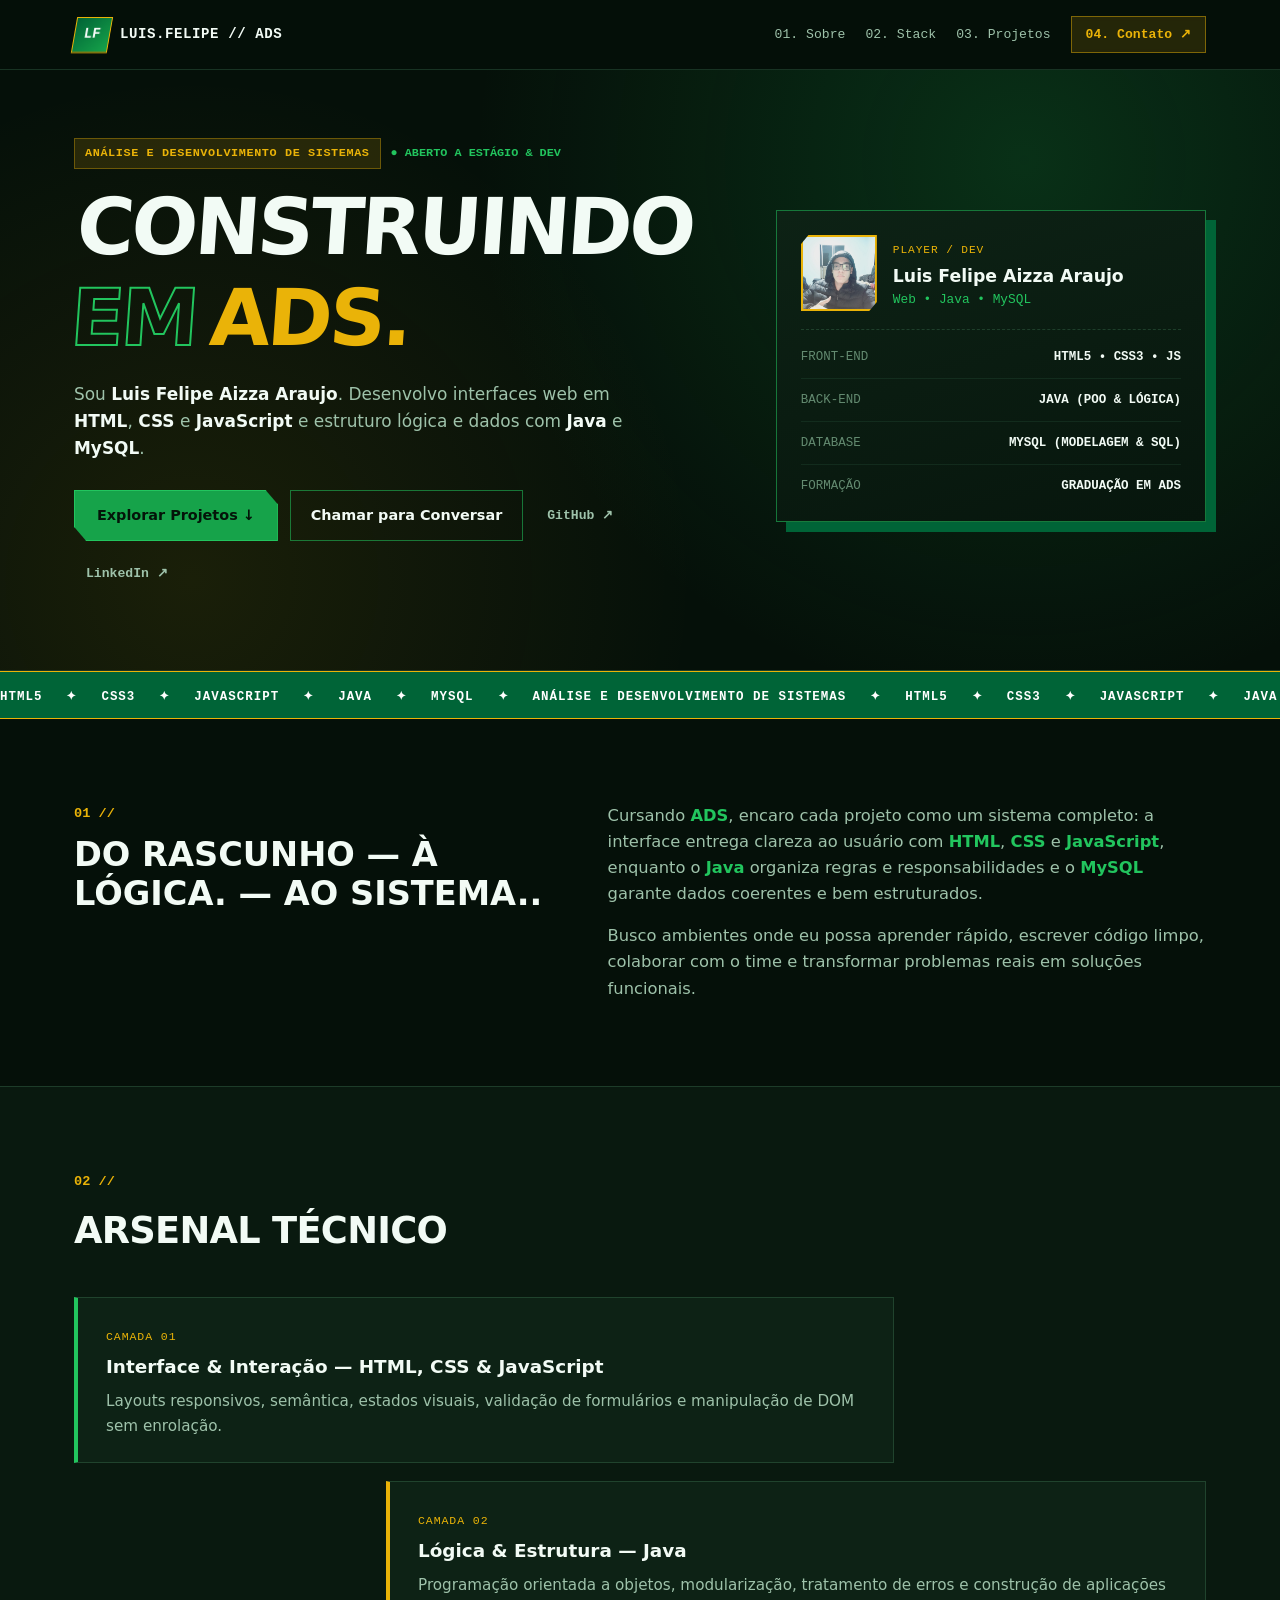
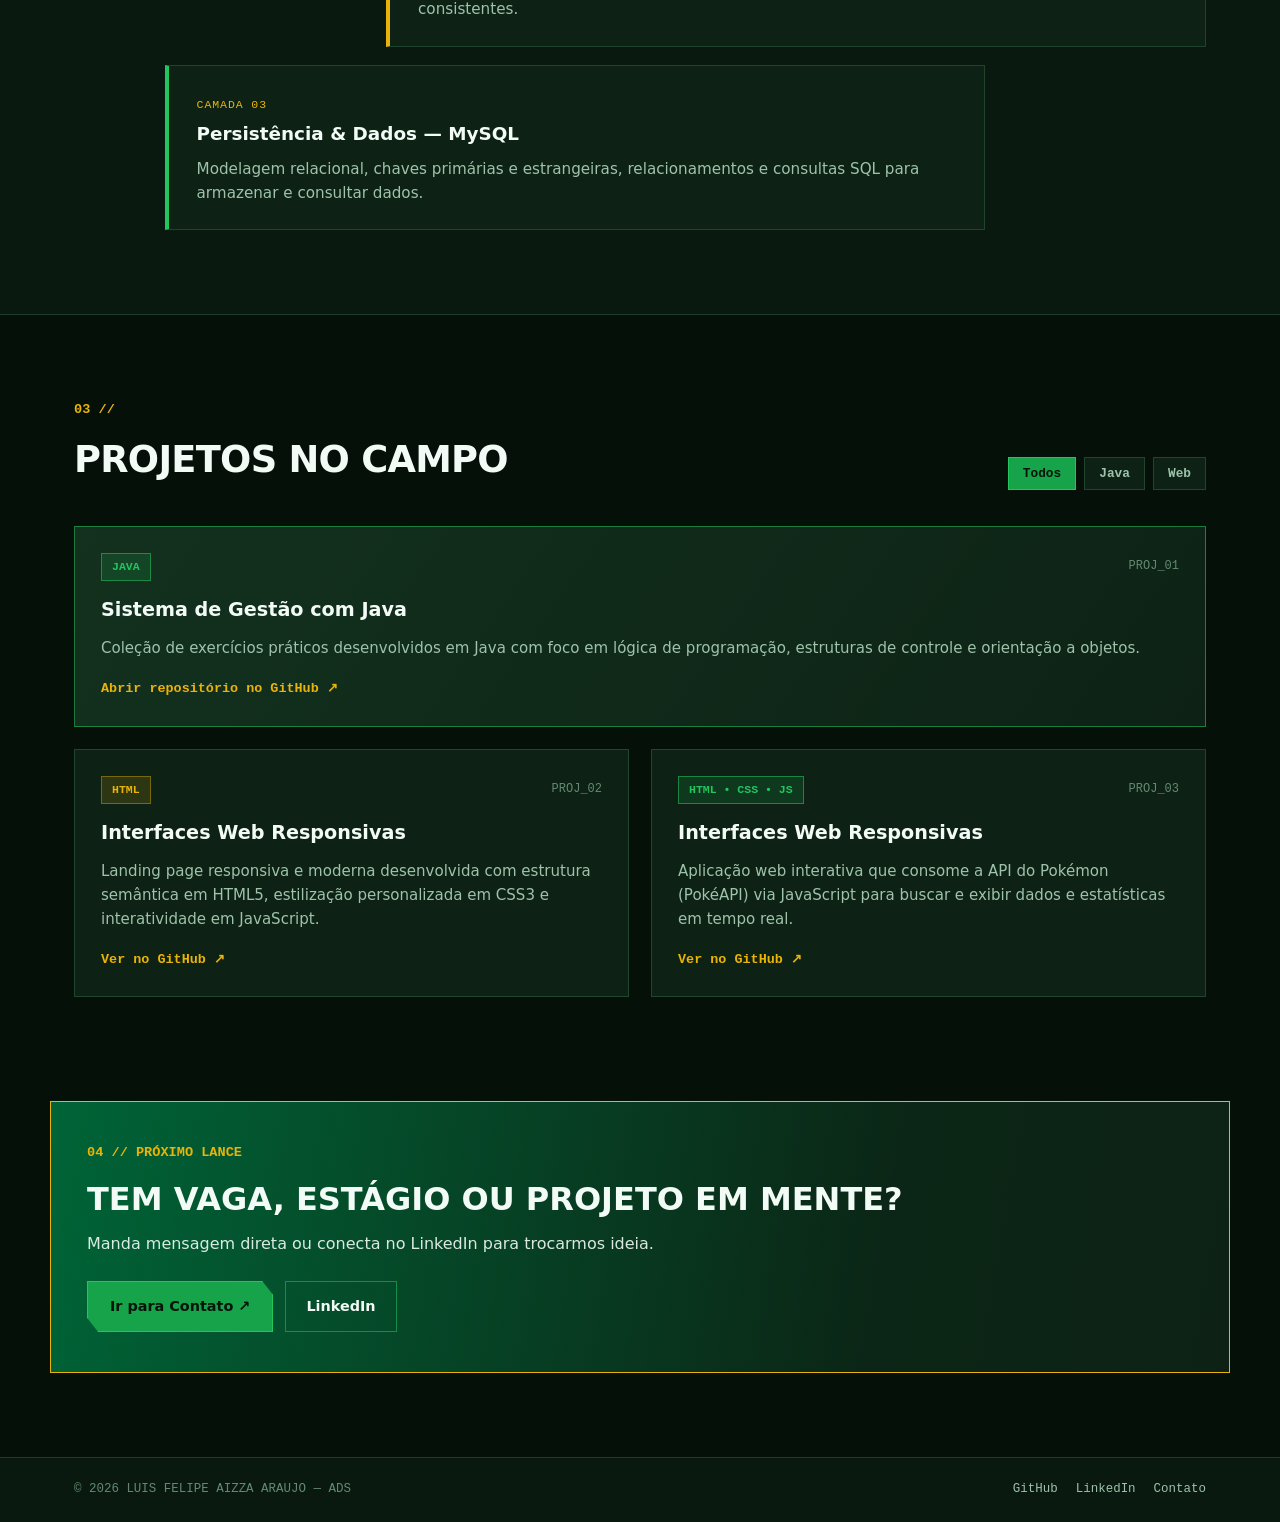
<file: index.html>
<!DOCTYPE html>
<html lang="pt-br">
<head>
  <meta charset="UTF-8">
  <meta name="viewport" content="width=device-width, initial-scale=1.0">
  <title>LUIS FELIPE — ADS • HTML, CSS, JS, JAVA &amp; MYSQL</title>
  <link rel="stylesheet" href="css/style.css">
  <meta name="description" content="Portfólio de Luis Felipe Aizza Araujo — estudante de ADS, desenvolvedor Web, Java e MySQL.">
</head>
<body>

  <div class="progresso-topo" id="progresso-topo" aria-hidden="true"></div>

  <header class="topo-incomum">
    <div class="container-largo topo-incomum__barra">
      <a href="#topo" class="marca">
        <span class="marca__selo">LF</span>
        <span class="marca__nome">LUIS.FELIPE // ADS</span>
      </a>

      <nav class="menu-flutuante" aria-label="Navegação">
        <a href="#sobre">01. Sobre</a>
        <a href="#stack">02. Stack</a>
        <a href="#projetos">03. Projetos</a>
        <a href="contato.html" class="menu-flutuante__destaque">04. Contato ↗</a>
      </nav>
    </div>
  </header>

  <main id="topo">
    <!-- HERO ASSIMÉTRICO -->
    <section class="hero-palestra">
      <div class="container-largo hero-palestra__grid">
        <div class="hero-palestra__principal">
          <div class="faixa-status">
            <span class="faixa-status__tag">ANÁLISE E DESENVOLVIMENTO DE SISTEMAS</span>
            <span class="faixa-status__live">● ABERTO A ESTÁGIO &amp; DEV</span>
          </div>

          <h1 class="titulo-impacto">
            <span>CONSTRUINDO</span>
            <span class="titulo-impacto__vazado">EM</span>
            <span class="titulo-impacto__ouro">ADS.</span>
          </h1>

          <p class="hero-palestra__resumo">
            Sou <strong>Luis Felipe Aizza Araujo</strong>. Desenvolvo interfaces web em <strong>HTML</strong>, <strong>CSS</strong> e <strong>JavaScript</strong> e estruturo lógica e dados com <strong>Java</strong> e <strong>MySQL</strong>.
          </p>

          <div class="hero-palestra__botoes">
            <a href="#projetos" class="btn-campo">Explorar Projetos ↓</a>
            <a href="contato.html" class="btn-contorno">Chamar para Conversar</a>
            <a href="https://github.com/Aizzaxx" target="_blank" rel="noopener noreferrer" class="btn-fantasma">GitHub ↗</a>
            <a href="https://www.linkedin.com/in/luisfelipe-aizza/" target="_blank" rel="noopener noreferrer" class="btn-fantasma">LinkedIn ↗</a>
          </div>
        </div>

        <aside class="ficha-tecnica" aria-label="Ficha do desenvolvedor">
          <div class="ficha-tecnica__topo">
            <img src="assets/foto-perfil.jpeg" alt="Foto de Luis Felipe Aizza Araujo" class="ficha-tecnica__foto">
            <div>
              <span class="ficha-tecnica__rotulo">PLAYER / DEV</span>
              <h2>Luis Felipe Aizza Araujo</h2>
              <p>Web • Java • MySQL</p>
            </div>
          </div>

          <ul class="ficha-tecnica__metricas">
            <li>
              <span class="metrica-chave">FRONT-END</span>
              <span class="metrica-valor">HTML5 • CSS3 • JS</span>
            </li>
            <li>
              <span class="metrica-chave">BACK-END</span>
              <span class="metrica-valor">JAVA (POO &amp; LÓGICA)</span>
            </li>
            <li>
              <span class="metrica-chave">DATABASE</span>
              <span class="metrica-valor">MYSQL (MODELAGEM &amp; SQL)</span>
            </li>
            <li>
              <span class="metrica-chave">FORMAÇÃO</span>
              <span class="metrica-valor">GRADUAÇÃO EM ADS</span>
            </li>
          </ul>
        </aside>
      </div>
    </section>

    <!-- FAIXA DE MARQUEE / PALAVRAS-CHAVE -->
    <div class="faixa-corrida" aria-hidden="true">
      <div class="faixa-corrida__trilho">
        <span>HTML5</span>
        <span>✦</span>
        <span>CSS3</span>
        <span>✦</span>
        <span>JAVASCRIPT</span>
        <span>✦</span>
        <span>JAVA</span>
        <span>✦</span>
        <span>MYSQL</span>
        <span>✦</span>
        <span>ANÁLISE E DESENVOLVIMENTO DE SISTEMAS</span>
        <span>✦</span>
        <span>HTML5</span>
        <span>✦</span>
        <span>CSS3</span>
        <span>✦</span>
        <span>JAVASCRIPT</span>
        <span>✦</span>
        <span>JAVA</span>
        <span>✦</span>
        <span>MYSQL</span>
        <span>✦</span>
      </div>
    </div>

    <!-- 01. SOBRE -->
    <section id="sobre" class="bloco">
      <div class="container-largo bloco-sobre">
        <div class="bloco-sobre__indice">
          <span class="numero-secao">01 //</span>
          <h2>DO RASCUNHO — À LÓGICA. — AO SISTEMA..</h2>
        </div>

        <div class="bloco-sobre__corpo">
          <p>
            Cursando <strong>ADS</strong>, encaro cada projeto como um sistema completo: a interface entrega clareza ao usuário com <strong>HTML</strong>, <strong>CSS</strong> e <strong>JavaScript</strong>, enquanto o <strong>Java</strong> organiza regras e responsabilidades e o <strong>MySQL</strong> garante dados coerentes e bem estruturados.
          </p>
          <p>
            Busco ambientes onde eu possa aprender rápido, escrever código limpo, colaborar com o time e transformar problemas reais em soluções funcionais.
          </p>
        </div>
      </div>
    </section>

    <!-- 02. STACK ESCALONADA -->
    <section id="stack" class="bloco bloco--escuro">
      <div class="container-largo">
        <div class="cabecalho-secao">
          <span class="numero-secao">02 //</span>
          <h2>ARSENAL TÉCNICO</h2>
        </div>

        <div class="pilha-assimetrica">
          <article class="cartao-escalonado cartao-escalonado--1">
            <span class="cartao-escalonado__num">CAMADA 01</span>
            <h3>Interface &amp; Interação — HTML, CSS &amp; JavaScript</h3>
            <p>Layouts responsivos, semântica, estados visuais, validação de formulários e manipulação de DOM sem enrolação.</p>
          </article>

          <article class="cartao-escalonado cartao-escalonado--2">
            <span class="cartao-escalonado__num">CAMADA 02</span>
            <h3>Lógica &amp; Estrutura — Java</h3>
            <p>Programação orientada a objetos, modularização, tratamento de erros e construção de aplicações consistentes.</p>
          </article>

          <article class="cartao-escalonado cartao-escalonado--3">
            <span class="cartao-escalonado__num">CAMADA 03</span>
            <h3>Persistência &amp; Dados — MySQL</h3>
            <p>Modelagem relacional, chaves primárias e estrangeiras, relacionamentos e consultas SQL para armazenar e consultar dados.</p>
          </article>
        </div>
      </div>
    </section>

    <!-- 03. PROJETOS EM MATRIZ ESCALONADA -->
    <section id="projetos" class="bloco">
      <div class="container-largo">
        <div class="cabecalho-secao cabecalho-secao--flex">
          <div>
            <span class="numero-secao">03 //</span>
            <h2>PROJETOS NO CAMPO</h2>
          </div>

          <div class="filtros" role="group" aria-label="Filtrar projetos">
            <button type="button" class="filtro-btn ativo" data-filtro="todos">Todos</button>
            <button type="button" class="filtro-btn" data-filtro="java">Java</button>
            <button type="button" class="filtro-btn" data-filtro="web">Web</button>
          </div>
        </div>

        <div class="grade-projetos">
          <article class="card-projeto card-projeto--destaque" data-tecnologias="java mysql">
            <div class="card-projeto__meta">
              <span class="pill-verde">JAVA</span>
              <span class="card-projeto__codigo">PROJ_01</span>
            </div>
            <h3>Sistema de Gestão com Java</h3>
            <p>Coleção de exercícios práticos desenvolvidos em Java com foco em lógica de programação, estruturas de controle e orientação a objetos.</p>
            <a href="https://github.com/Aizzaxx/Exercicios-Java-2026" target="_blank" rel="noopener noreferrer" class="link-acao">Abrir repositório no GitHub ↗</a>
          </article>

          <article class="card-projeto" data-tecnologias="html">
            <div class="card-projeto__meta">
              <span class="pill-ouro">HTML</span>
              <span class="card-projeto__codigo">PROJ_02</span>
            </div>
            <h3>Interfaces Web Responsivas</h3>
            <p>Landing page responsiva e moderna desenvolvida com estrutura semântica em HTML5, estilização personalizada em CSS3 e interatividade em JavaScript.</p>
            <a href="https://github.com/Aizzaxx/Programa-de-Extensao" target="_blank" rel="noopener noreferrer" class="link-acao">Ver no GitHub ↗</a>
          </article>

          <article class="card-projeto" data-tecnologias="web">
            <div class="card-projeto__meta">
              <span class="pill-verde">HTML • CSS • JS</span>
              <span class="card-projeto__codigo">PROJ_03</span>
            </div>
            <h3>Interfaces Web Responsivas</h3>
            <p>Aplicação web interativa que consome a API do Pokémon (PokéAPI) via JavaScript para buscar e exibir dados e estatísticas em tempo real.</p>
            <a href="https://github.com/Aizzaxx/API-pokemon" target="_blank" rel="noopener noreferrer" class="link-acao">Ver no GitHub ↗</a>
          </article>
        </div>
      </div>
    </section>

    <!-- 04. CTA FINAL -->
    <section class="bloco bloco--cta">
      <div class="container-largo chamada-final">
        <div>
          <span class="numero-secao">04 // PRÓXIMO LANCE</span>
          <h2>TEM VAGA, ESTÁGIO OU PROJETO EM MENTE?</h2>
          <p>Manda mensagem direta ou conecta no LinkedIn para trocarmos ideia.</p>
        </div>
        <div class="chamada-final__acoes">
          <a href="contato.html" class="btn-campo">Ir para Contato ↗</a>
          <a href="https://www.linkedin.com/in/luisfelipe-aizza/" target="_blank" rel="noopener noreferrer" class="btn-contorno">LinkedIn</a>
        </div>
      </div>
    </section>
  </main>

  <footer class="rodape-final">
    <div class="container-largo rodape-final__linha">
      <p>&copy; <span id="ano-atual">2026</span> LUIS FELIPE AIZZA ARAUJO — ADS</p>
      <div class="rodape-final__links">
        <a href="https://github.com/Aizzaxx" target="_blank" rel="noopener noreferrer">GitHub</a>
        <a href="https://www.linkedin.com/in/luisfelipe-aizza/" target="_blank" rel="noopener noreferrer">LinkedIn</a>
        <a href="contato.html">Contato</a>
      </div>
    </div>
  </footer>

  <script src="js/script.js"></script>
</body>
</html>
</file>
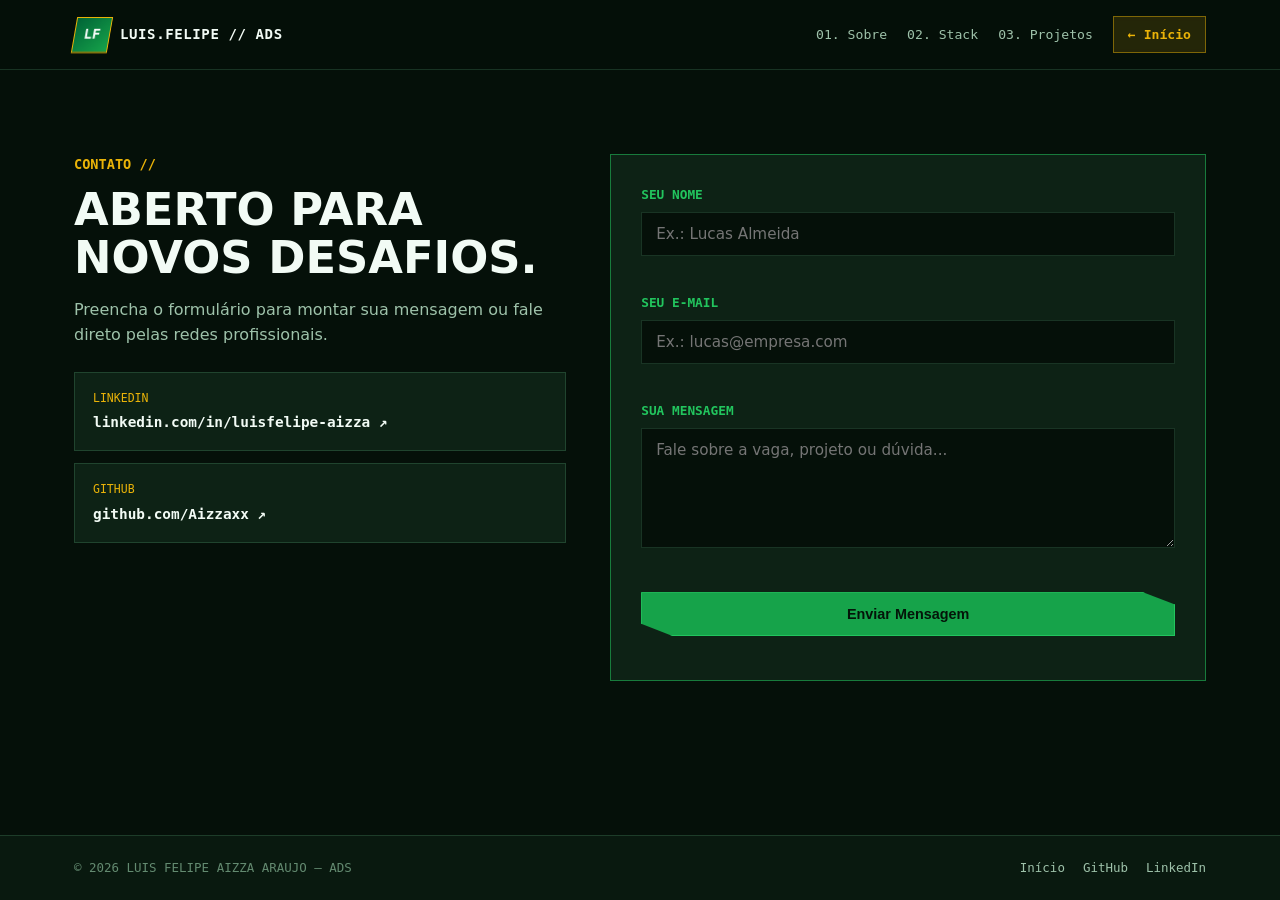
<file: contato.html>
<!DOCTYPE html>
<html lang="pt-br">
<head>
  <meta charset="UTF-8">
  <meta name="viewport" content="width=device-width, initial-scale=1.0">
  <title>CONTATO — LUIS FELIPE AIZZA ARAUJO</title>
  <link rel="stylesheet" href="css/style.css">
  <meta name="description" content="Fale com Luis Felipe Aizza Araujo sobre oportunidades, estágio e projetos.">
</head>
<body>

  <div class="progresso-topo" id="progresso-topo" aria-hidden="true"></div>

  <header class="topo-incomum">
    <div class="container-largo topo-incomum__barra">
      <a href="index.html" class="marca">
        <span class="marca__selo">LF</span>
        <span class="marca__nome">LUIS.FELIPE // ADS</span>
      </a>

      <nav class="menu-flutuante" aria-label="Navegação">
        <a href="index.html#sobre">01. Sobre</a>
        <a href="index.html#stack">02. Stack</a>
        <a href="index.html#projetos">03. Projetos</a>
        <a href="index.html" class="menu-flutuante__destaque">← Início</a>
      </nav>
    </div>
  </header>

  <main>
    <section class="bloco contato-area">
      <div class="container-largo contato-area__grid">
        <div class="contato-area__lado-esquerdo">
          <span class="numero-secao">CONTATO //</span>
          <h1 class="titulo-contato">ABERTO PARA NOVOS DESAFIOS.</h1>
          <p>
            Preencha o formulário para montar sua mensagem ou fale direto pelas redes profissionais.
          </p>

          <div class="canais-rapidos">
            <a href="https://www.linkedin.com/in/luisfelipe-aizza/" target="_blank" rel="noopener noreferrer" class="canal-box">
              <span>LINKEDIN</span>
              <strong>linkedin.com/in/luisfelipe-aizza ↗</strong>
            </a>
            <a href="https://github.com/Aizzaxx" target="_blank" rel="noopener noreferrer" class="canal-box">
              <span>GITHUB</span>
              <strong>github.com/Aizzaxx ↗</strong>
            </a>
          </div>
        </div>

        <div class="formulario-painel">
          <form id="form-contato" novalidate>
            <div class="campo-grupo">
              <label for="nome">Seu Nome</label>
              <input type="text" id="nome" name="nome" placeholder="Ex.: Lucas Almeida" required>
              <small class="mensagem-erro" id="erro-nome"></small>
            </div>

            <div class="campo-grupo">
              <label for="email">Seu E-mail</label>
              <input type="email" id="email" name="email" placeholder="Ex.: lucas@empresa.com" required>
              <small class="mensagem-erro" id="erro-email"></small>
            </div>

            <div class="campo-grupo">
              <label for="mensagem">Sua Mensagem</label>
              <textarea id="mensagem" name="mensagem" rows="5" placeholder="Fale sobre a vaga, projeto ou dúvida..." required></textarea>
              <small class="mensagem-erro" id="erro-mensagem"></small>
            </div>

            <button type="submit" class="btn-campo btn-bloco">Enviar Mensagem</button>
            <div id="feedback-formulario" class="feedback-formulario" role="status" aria-live="polite"></div>
          </form>
        </div>
      </div>
    </section>
  </main>

  <footer class="rodape-final">
    <div class="container-largo rodape-final__linha">
      <p>&copy; <span id="ano-atual">2026</span> LUIS FELIPE AIZZA ARAUJO — ADS</p>
      <div class="rodape-final__links">
        <a href="index.html">Início</a>
        <a href="https://github.com/Aizzaxx" target="_blank" rel="noopener noreferrer">GitHub</a>
        <a href="https://www.linkedin.com/in/luisfelipe-aizza/" target="_blank" rel="noopener noreferrer">LinkedIn</a>
      </div>
    </div>
  </footer>

  <script src="js/script.js"></script>
</body>
</html>
</file>
<file: css/style.css>
/* 1. VARIÁVEIS — VERDE ESTILO PALMEIRAS + DOURADO + GRAFITE VERDE */
:root {
  --bg-escuro: #051009;
  --bg-bloco: #09190f;
  --bg-card: #0d2215;
  --bg-card-alto: #13311e;
  --verde-palmeiras: #006437;
  --verde-vivo: #16a34a;
  --verde-neon: #22c55e;
  --ouro-escudo: #eab308;
  --ouro-suave: rgba(234, 179, 8, 0.14);
  --verde-suave: rgba(34, 197, 94, 0.14);
  --borda: rgba(134, 239, 172, 0.16);
  --borda-forte: rgba(34, 197, 94, 0.55);
  --texto: #f2fbf5;
  --texto-sec: #9ec2aa;
  --texto-mutado: #638a70;
  --texto-botao: #041409;
  --erro: #ff6b6b;
  --mono: ui-monospace, SFMono-Regular, Menlo, Monaco, Consolas, monospace;
  --sans: "Inter", "Segoe UI", system-ui, -apple-system, sans-serif;
}

*,
*::before,
*::after {
  margin: 0;
  padding: 0;
  box-sizing: border-box;
}

html {
  scroll-behavior: smooth;
}

body {
  font-family: var(--sans);
  background-color: var(--bg-escuro);
  color: var(--texto);
  line-height: 1.6;
  min-height: 100vh;
  display: flex;
  flex-direction: column;
  overflow-x: hidden;
}

main {
  flex: 1;
}

.container-largo {
  width: 100%;
  max-width: 1180px;
  margin: 0 auto;
  padding: 0 24px;
}

/* Barra de Progresso no Topo */
.progresso-topo {
  position: fixed;
  top: 0;
  left: 0;
  height: 3px;
  width: 0%;
  background: linear-gradient(90deg, var(--verde-neon), var(--ouro-escudo));
  z-index: 200;
  transition: width 0.08s linear;
}

/* 2. TOPO INCOMUM */
.topo-incomum {
  position: sticky;
  top: 0;
  z-index: 100;
  background-color: rgba(5, 16, 9, 0.86);
  backdrop-filter: blur(12px);
  border-bottom: 1px solid var(--borda);
}

.topo-incomum__barra {
  display: flex;
  align-items: center;
  justify-content: space-between;
  padding-top: 16px;
  padding-bottom: 16px;
  gap: 16px;
}

.marca {
  display: inline-flex;
  align-items: center;
  gap: 10px;
  text-decoration: none;
  color: var(--texto);
}

.marca__selo {
  display: inline-grid;
  place-items: center;
  width: 36px;
  height: 36px;
  background: linear-gradient(135deg, var(--verde-palmeiras), var(--verde-vivo));
  color: #ffffff;
  border: 1px solid var(--ouro-escudo);
  font-family: var(--mono);
  font-weight: 800;
  font-size: 0.85rem;
  transform: skewX(-10deg);
}

.marca__nome {
  font-family: var(--mono);
  font-size: 0.88rem;
  font-weight: 700;
  letter-spacing: 0.04em;
}

.menu-flutuante {
  display: flex;
  align-items: center;
  gap: 20px;
}

.menu-flutuante a {
  font-family: var(--mono);
  font-size: 0.82rem;
  color: var(--texto-sec);
  text-decoration: none;
  transition: color 0.2s ease;
}

.menu-flutuante a:hover {
  color: var(--verde-neon);
}

.menu-flutuante .menu-flutuante__destaque {
  background-color: var(--ouro-suave);
  color: var(--ouro-escudo);
  border: 1px solid rgba(234, 179, 8, 0.45);
  padding: 7px 14px;
  font-weight: 700;
}

.menu-flutuante .menu-flutuante__destaque:hover {
  background-color: var(--ouro-escudo);
  color: #111305;
}

/* 3. HERO ASSIMÉTRICO */
.hero-palestra {
  padding: 68px 0 76px;
  background:
    radial-gradient(circle at 80% 15%, rgba(22, 163, 74, 0.22), transparent 48%),
    radial-gradient(circle at 15% 85%, rgba(234, 179, 8, 0.09), transparent 42%),
    var(--bg-escuro);
  border-bottom: 1px solid var(--borda);
}

.hero-palestra__grid {
  display: grid;
  grid-template-columns: 1.3fr 0.85fr;
  gap: 44px;
  align-items: center;
}

.faixa-status {
  display: flex;
  flex-wrap: wrap;
  align-items: center;
  gap: 10px;
  margin-bottom: 20px;
}

.faixa-status__tag {
  font-family: var(--mono);
  font-size: 0.74rem;
  font-weight: 700;
  color: var(--ouro-escudo);
  background-color: var(--ouro-suave);
  border: 1px solid rgba(234, 179, 8, 0.35);
  padding: 5px 10px;
  letter-spacing: 0.05em;
}

.faixa-status__live {
  font-family: var(--mono);
  font-size: 0.74rem;
  font-weight: 700;
  color: var(--verde-neon);
}

.titulo-impacto {
  display: flex;
  flex-wrap: wrap;
  align-items: baseline;
  gap: 14px;
  font-size: clamp(2.8rem, 6.2vw, 4.9rem);
  font-weight: 900;
  line-height: 0.98;
  letter-spacing: -0.04em;
  transform: skewX(-4deg);
  margin-bottom: 24px;
}

.titulo-impacto__vazado {
  color: transparent;
  -webkit-text-stroke: 2px var(--verde-neon);
}

.titulo-impacto__ouro {
  color: var(--ouro-escudo);
}

.hero-palestra__resumo {
  font-size: 1.06rem;
  color: var(--texto-sec);
  max-width: 580px;
  margin-bottom: 28px;
}

.hero-palestra__resumo strong {
  color: var(--texto);
}

.hero-palestra__botoes {
  display: flex;
  flex-wrap: wrap;
  align-items: center;
  gap: 12px;
}

.btn-campo,
.btn-contorno,
.btn-fantasma {
  display: inline-flex;
  align-items: center;
  justify-content: center;
  text-decoration: none;
  font-weight: 700;
  font-size: 0.9rem;
  cursor: pointer;
  transition: all 0.2s ease;
}

.btn-campo {
  background-color: var(--verde-vivo);
  color: var(--texto-botao);
  border: 1px solid var(--verde-neon);
  padding: 13px 22px;
  clip-path: polygon(0 0, 94% 0, 100% 28%, 100% 100%, 6% 100%, 0 72%);
}

.btn-campo:hover {
  background-color: var(--verde-neon);
  transform: translateY(-2px);
}

.btn-contorno {
  background-color: transparent;
  color: var(--texto);
  border: 1px solid var(--borda-forte);
  padding: 13px 20px;
}

.btn-contorno:hover {
  background-color: var(--verde-suave);
  border-color: var(--verde-neon);
}

.btn-fantasma {
  font-family: var(--mono);
  font-size: 0.82rem;
  color: var(--texto-sec);
  padding: 10px 12px;
}

.btn-fantasma:hover {
  color: var(--ouro-escudo);
}

.btn-bloco {
  width: 100%;
}

/* Ficha Técnica Lateral */
.ficha-tecnica {
  background: linear-gradient(165deg, var(--bg-card) 0%, #07160d 100%);
  border: 1px solid var(--borda-forte);
  padding: 24px;
  position: relative;
  box-shadow: 10px 10px 0 var(--verde-palmeiras);
}

.ficha-tecnica__topo {
  display: flex;
  align-items: center;
  gap: 16px;
  padding-bottom: 18px;
  margin-bottom: 18px;
  border-bottom: 1px dashed var(--borda);
}

.ficha-tecnica__foto {
  width: 76px;
  height: 76px;
  object-fit: cover;
  border: 2px solid var(--ouro-escudo);
  clip-path: polygon(10% 0, 100% 0, 100% 88%, 90% 100%, 0 100%, 0 12%);
  flex-shrink: 0;
}

.ficha-tecnica__rotulo {
  font-family: var(--mono);
  font-size: 0.7rem;
  color: var(--ouro-escudo);
  letter-spacing: 0.08em;
}

.ficha-tecnica__topo h2 {
  font-size: 1.08rem;
  margin-top: 2px;
}

.ficha-tecnica__topo p {
  font-family: var(--mono);
  font-size: 0.8rem;
  color: var(--verde-neon);
}

.ficha-tecnica__metricas {
  list-style: none;
  display: flex;
  flex-direction: column;
  gap: 12px;
}

.ficha-tecnica__metricas li {
  display: flex;
  justify-content: space-between;
  align-items: baseline;
  gap: 12px;
  font-family: var(--mono);
  font-size: 0.78rem;
  padding-bottom: 10px;
  border-bottom: 1px solid rgba(134, 239, 172, 0.08);
}

.ficha-tecnica__metricas li:last-child {
  border-bottom: none;
  padding-bottom: 0;
}

.metrica-chave {
  color: var(--texto-mutado);
}

.metrica-valor {
  color: var(--texto);
  font-weight: 700;
  text-align: right;
}

/* 4. FAIXA EM MOVIMENTO */
.faixa-corrida {
  background-color: var(--verde-palmeiras);
  color: #ffffff;
  border-top: 1px solid var(--ouro-escudo);
  border-bottom: 1px solid var(--ouro-escudo);
  padding: 10px 0;
  overflow: hidden;
  white-space: nowrap;
}

.faixa-corrida__trilho {
  display: inline-flex;
  gap: 24px;
  font-family: var(--mono);
  font-size: 0.78rem;
  font-weight: 700;
  letter-spacing: 0.08em;
  animation: deslizar 22s linear infinite;
}

@keyframes deslizar {
  from { transform: translateX(0); }
  to { transform: translateX(-50%); }
}

/* 5. BLOCOS E SEÇÕES */
.bloco {
  padding: 84px 0;
}

.bloco--escuro {
  background-color: var(--bg-bloco);
  border-top: 1px solid var(--borda);
  border-bottom: 1px solid var(--borda);
}

.numero-secao {
  display: block;
  font-family: var(--mono);
  font-size: 0.85rem;
  font-weight: 700;
  color: var(--ouro-escudo);
  margin-bottom: 10px;
}

.cabecalho-secao {
  margin-bottom: 36px;
}

.cabecalho-secao h2 {
  font-size: clamp(1.6rem, 3vw, 2.3rem);
  font-weight: 900;
  letter-spacing: -0.02em;
}

.cabecalho-secao--flex {
  display: flex;
  flex-wrap: wrap;
  align-items: flex-end;
  justify-content: space-between;
  gap: 20px;
}

/* Sobre */
.bloco-sobre {
  display: grid;
  grid-template-columns: 0.9fr 1.1fr;
  gap: 44px;
  align-items: start;
}

.bloco-sobre__indice h2 {
  font-size: clamp(1.5rem, 2.8vw, 2.1rem);
  font-weight: 800;
  line-height: 1.18;
}

.bloco-sobre__corpo p {
  color: var(--texto-sec);
  font-size: 1.02rem;
  margin-bottom: 16px;
}

.bloco-sobre__corpo p:last-child {
  margin-bottom: 0;
}

.bloco-sobre__corpo strong {
  color: var(--verde-neon);
}

/* Pilha Assimétrica de Stack */
.pilha-assimetrica {
  display: flex;
  flex-direction: column;
  gap: 18px;
}

.cartao-escalonado {
  background-color: var(--bg-card);
  border: 1px solid var(--borda);
  border-left: 4px solid var(--verde-neon);
  padding: 24px 28px;
  max-width: 820px;
  transition: transform 0.2s ease, border-color 0.2s ease, background-color 0.2s ease;
}

.cartao-escalonado:hover {
  background-color: var(--bg-card-alto);
  border-color: var(--verde-neon);
  transform: translateX(6px);
}

.cartao-escalonado--2 {
  margin-left: auto;
  border-left-color: var(--ouro-escudo);
}

.cartao-escalonado--3 {
  margin-left: 8%;
}

.cartao-escalonado__num {
  font-family: var(--mono);
  font-size: 0.72rem;
  color: var(--ouro-escudo);
  letter-spacing: 0.08em;
}

.cartao-escalonado h3 {
  font-size: 1.15rem;
  margin: 4px 0 8px;
}

.cartao-escalonado p {
  color: var(--texto-sec);
  font-size: 0.95rem;
}

/* Filtros e Projetos */
.filtros {
  display: flex;
  flex-wrap: wrap;
  gap: 8px;
}

.filtro-btn {
  font-family: var(--mono);
  font-size: 0.8rem;
  font-weight: 700;
  background-color: var(--bg-card);
  color: var(--texto-sec);
  border: 1px solid var(--borda);
  padding: 8px 14px;
  cursor: pointer;
  transition: all 0.2s ease;
}

.filtro-btn:hover {
  color: var(--texto);
  border-color: var(--verde-neon);
}

.filtro-btn.ativo {
  background-color: var(--verde-vivo);
  color: var(--texto-botao);
  border-color: var(--verde-neon);
}

.grade-projetos {
  display: grid;
  grid-template-columns: repeat(2, 1fr);
  gap: 22px;
}

.card-projeto {
  background-color: var(--bg-card);
  border: 1px solid var(--borda);
  padding: 26px;
  display: flex;
  flex-direction: column;
  justify-content: space-between;
  transition: transform 0.2s ease, border-color 0.2s ease;
}

.card-projeto:hover {
  border-color: var(--verde-neon);
  transform: translateY(-3px);
}

.card-projeto--destaque {
  grid-column: span 2;
  background: linear-gradient(125deg, var(--bg-card-alto) 0%, var(--bg-card) 100%);
  border-color: var(--borda-forte);
}

.card-projeto.oculto {
  display: none;
}

.card-projeto__meta {
  display: flex;
  align-items: center;
  justify-content: space-between;
  gap: 12px;
  margin-bottom: 14px;
}

.pill-verde,
.pill-ouro {
  font-family: var(--mono);
  font-size: 0.72rem;
  font-weight: 700;
  padding: 4px 10px;
}

.pill-verde {
  background-color: var(--verde-suave);
  color: var(--verde-neon);
  border: 1px solid var(--borda-forte);
}

.pill-ouro {
  background-color: var(--ouro-suave);
  color: var(--ouro-escudo);
  border: 1px solid rgba(234, 179, 8, 0.4);
}

.card-projeto__codigo {
  font-family: var(--mono);
  font-size: 0.75rem;
  color: var(--texto-mutado);
}

.card-projeto h3 {
  font-size: 1.2rem;
  margin-bottom: 10px;
}

.card-projeto p {
  color: var(--texto-sec);
  font-size: 0.94rem;
  margin-bottom: 18px;
}

.link-acao {
  font-family: var(--mono);
  font-size: 0.84rem;
  font-weight: 700;
  color: var(--ouro-escudo);
  text-decoration: none;
}

.link-acao:hover {
  text-decoration: underline;
}

/* CTA Final */
.bloco--cta {
  padding-top: 20px;
}

.chamada-final {
  background: linear-gradient(100deg, var(--verde-palmeiras) 0%, #0b2616 70%, var(--bg-card) 100%);
  border: 1px solid var(--ouro-escudo);
  padding: 40px 36px;
  display: flex;
  flex-wrap: wrap;
  align-items: center;
  justify-content: space-between;
  gap: 24px;
}

.chamada-final h2 {
  font-size: clamp(1.4rem, 2.6vw, 2rem);
  font-weight: 900;
  margin-bottom: 6px;
}

.chamada-final p {
  color: var(--texto);
  opacity: 0.9;
}

.chamada-final__acoes {
  display: flex;
  flex-wrap: wrap;
  gap: 12px;
}

/* 6. PÁGINA DE CONTATO */
.contato-area__grid {
  display: grid;
  grid-template-columns: 0.95fr 1.15fr;
  gap: 44px;
  align-items: start;
}

.titulo-contato {
  font-size: clamp(1.9rem, 3.8vw, 2.8rem);
  font-weight: 900;
  line-height: 1.08;
  margin-bottom: 14px;
}

.contato-area__lado-esquerdo p {
  color: var(--texto-sec);
  margin-bottom: 24px;
}

.canais-rapidos {
  display: flex;
  flex-direction: column;
  gap: 12px;
}

.canal-box {
  background-color: var(--bg-card);
  border: 1px solid var(--borda);
  padding: 16px 18px;
  text-decoration: none;
  display: flex;
  flex-direction: column;
  gap: 4px;
  transition: border-color 0.2s ease, transform 0.2s ease;
}

.canal-box:hover {
  border-color: var(--ouro-escudo);
  transform: translateX(4px);
}

.canal-box span {
  font-family: var(--mono);
  font-size: 0.72rem;
  color: var(--ouro-escudo);
}

.canal-box strong {
  font-family: var(--mono);
  font-size: 0.9rem;
  color: var(--texto);
}

.formulario-painel {
  background-color: var(--bg-card);
  border: 1px solid var(--borda-forte);
  padding: 30px;
}

.campo-grupo {
  margin-bottom: 18px;
}

.campo-grupo label {
  display: block;
  font-family: var(--mono);
  font-size: 0.8rem;
  font-weight: 700;
  color: var(--verde-neon);
  margin-bottom: 7px;
  text-transform: uppercase;
}

.campo-grupo input,
.campo-grupo textarea {
  width: 100%;
  padding: 12px 14px;
  background-color: var(--bg-escuro);
  border: 1px solid var(--borda);
  color: var(--texto);
  font-family: var(--sans);
  font-size: 0.95rem;
}

.campo-grupo input:focus,
.campo-grupo textarea:focus {
  outline: none;
  border-color: var(--ouro-escudo);
}

.campo-grupo textarea {
  resize: vertical;
  min-height: 120px;
}

.mensagem-erro {
  display: block;
  color: var(--erro);
  font-family: var(--mono);
  font-size: 0.76rem;
  margin-top: 5px;
  min-height: 1.1em;
}

.feedback-formulario {
  margin-top: 14px;
  font-family: var(--mono);
  font-size: 0.84rem;
  color: var(--verde-neon);
  text-align: center;
}

/* 7. RODAPÉ */
.rodape-final {
  border-top: 1px solid var(--borda);
  background-color: var(--bg-bloco);
  padding: 22px 0;
  font-family: var(--mono);
  font-size: 0.78rem;
  color: var(--texto-mutado);
}

.rodape-final__linha {
  display: flex;
  flex-wrap: wrap;
  align-items: center;
  justify-content: space-between;
  gap: 14px;
}

.rodape-final__links {
  display: flex;
  gap: 18px;
}

.rodape-final__links a {
  color: var(--texto-sec);
  text-decoration: none;
}

.rodape-final__links a:hover {
  color: var(--ouro-escudo);
}

a:focus-visible,
button:focus-visible,
input:focus-visible,
textarea:focus-visible {
  outline: 2px solid var(--ouro-escudo);
  outline-offset: 2px;
}

/* 8. RESPONSIVIDADE */
@media (max-width: 920px) {
  .hero-palestra__grid,
  .bloco-sobre,
  .contato-area__grid,
  .grade-projetos {
    grid-template-columns: 1fr;
  }

  .card-projeto--destaque {
    grid-column: span 1;
  }

  .cartao-escalonado--2,
  .cartao-escalonado--3 {
    margin-left: 0;
  }
}

@media (max-width: 640px) {
  .menu-flutuante a:not(.menu-flutuante__destaque) {
    display: none;
  }

  .titulo-impacto {
    transform: none;
  }

  .ficha-tecnica {
    box-shadow: 6px 6px 0 var(--verde-palmeiras);
  }

  .bloco {
    padding: 56px 0;
  }
}
</file>
